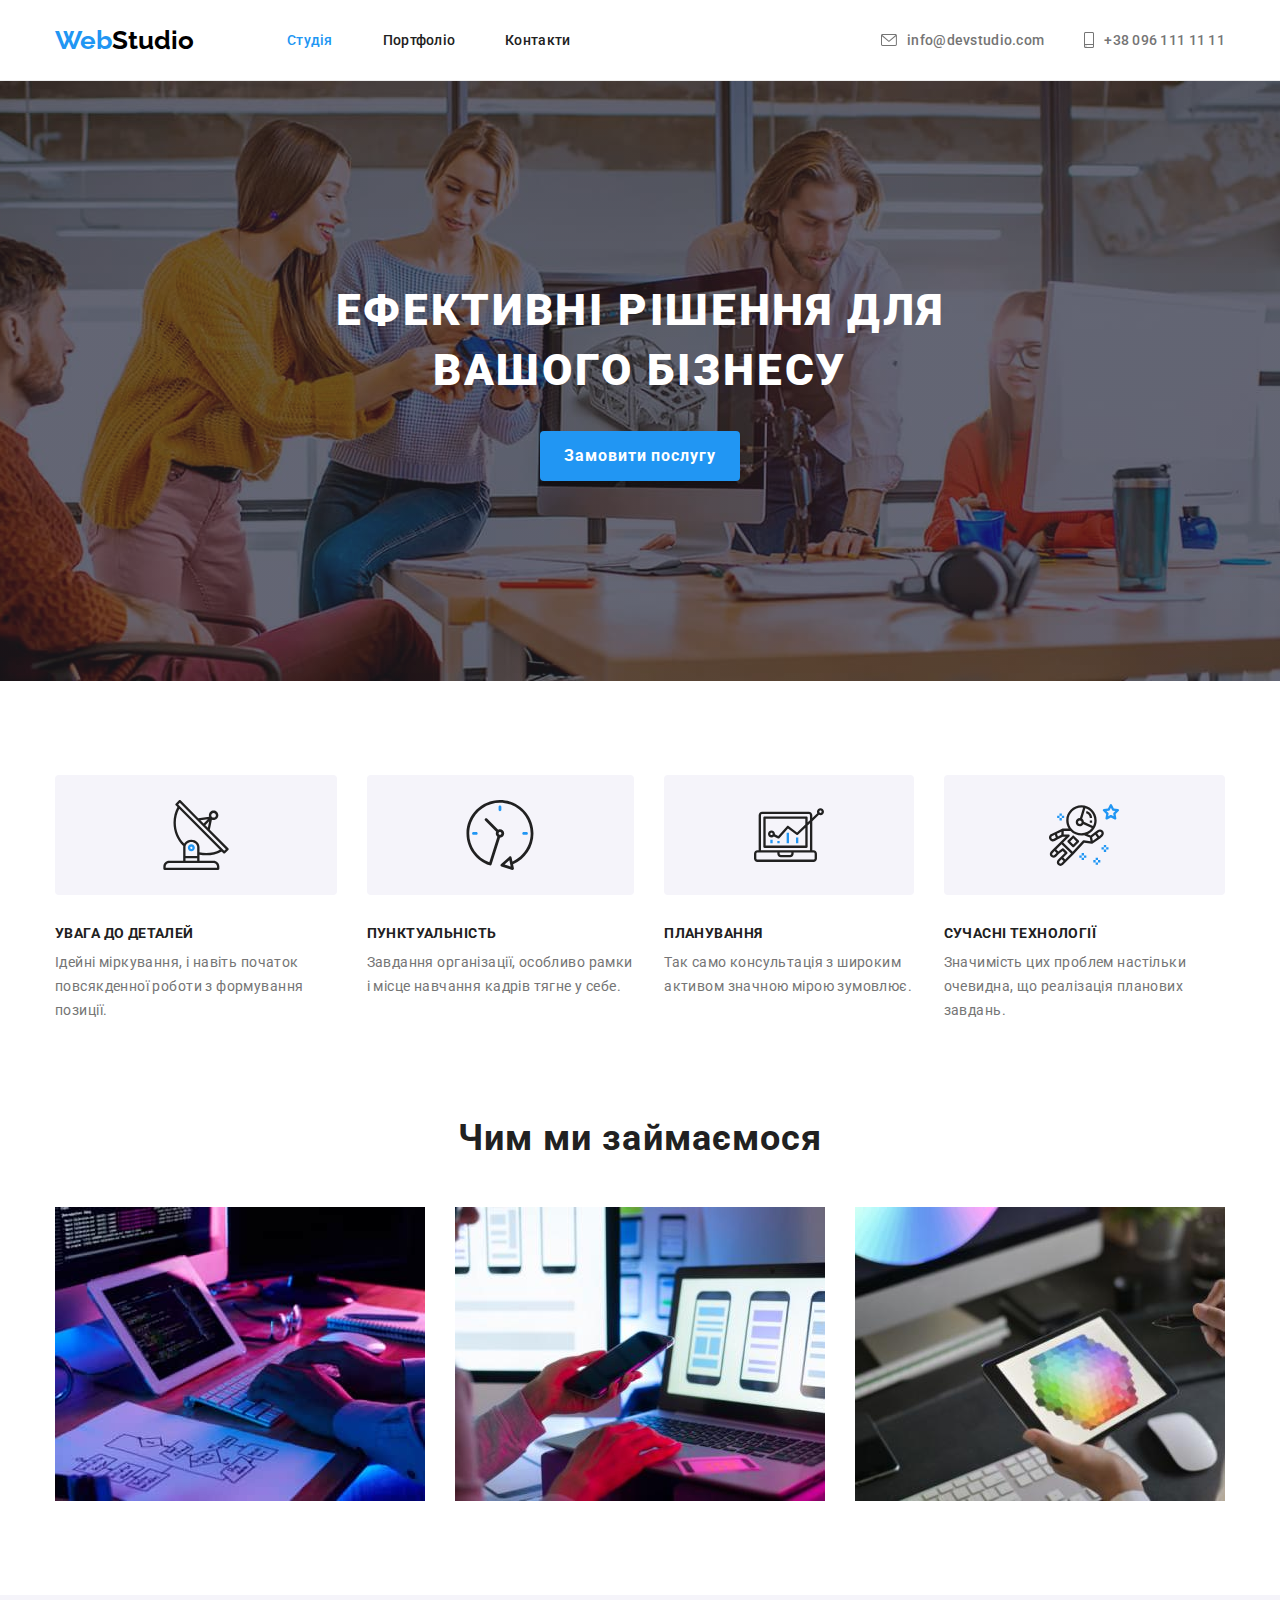
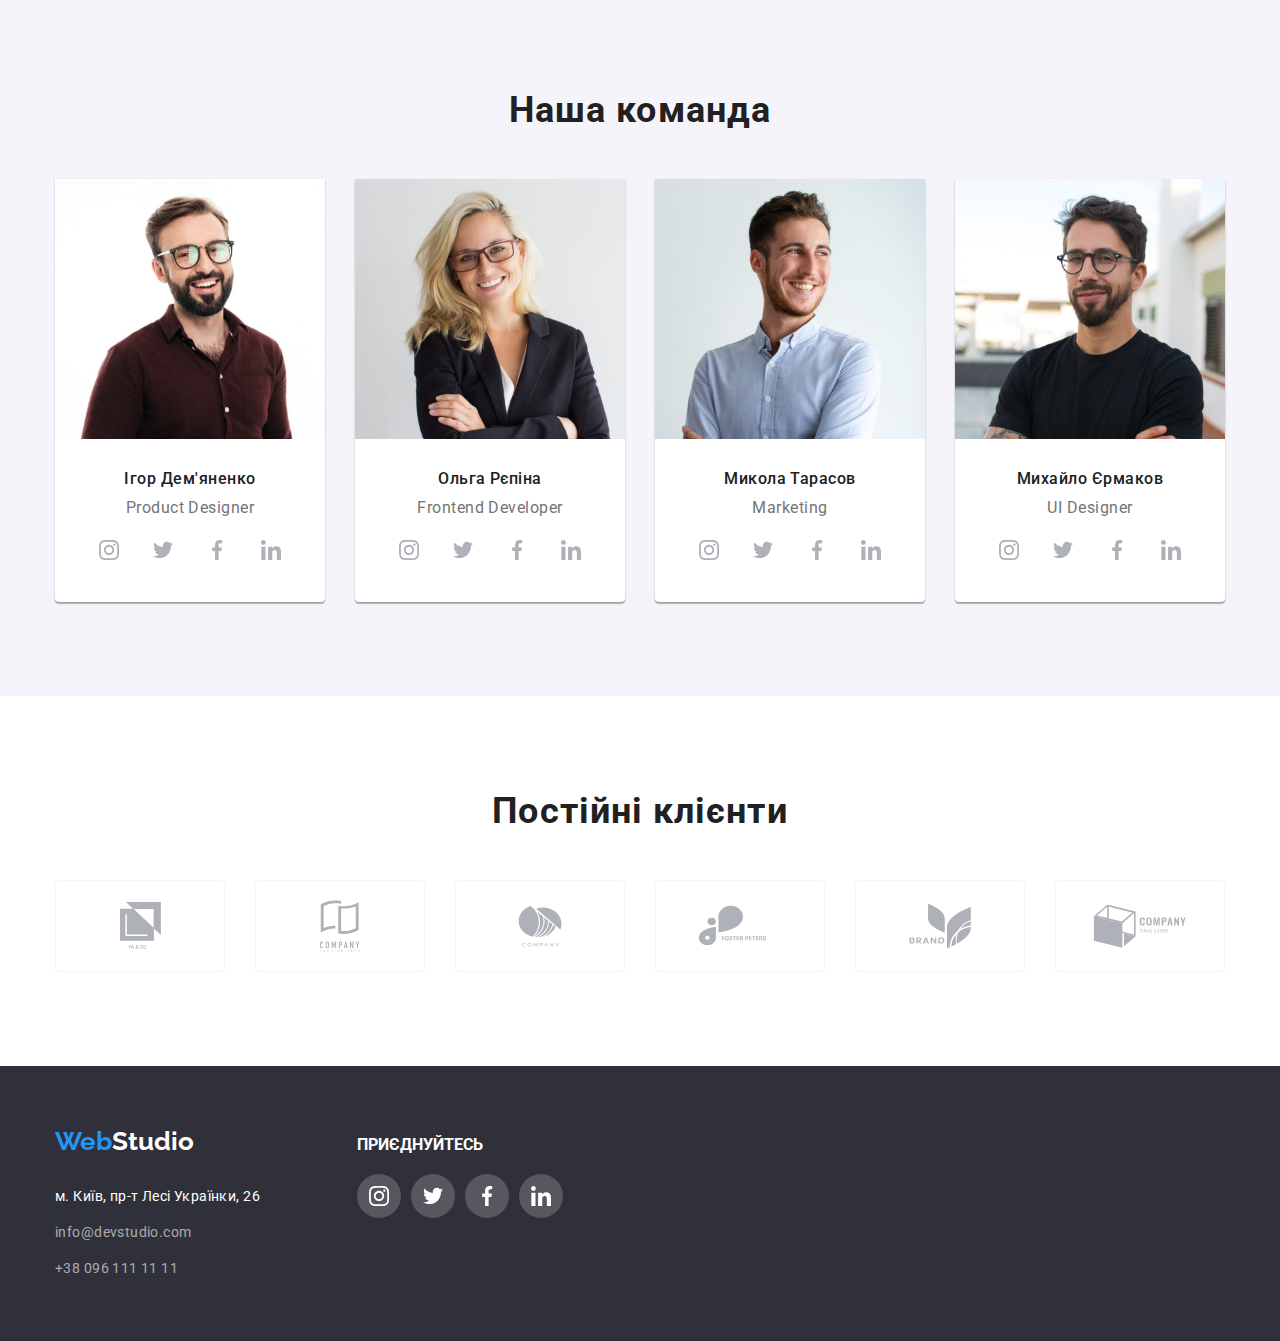
<file: index.html>
<!DOCTYPE html>
<html lang="uk">

<head>
    <meta charset="UTF-8">
    <meta http-equiv="X-UA-Compatible" content="IE=edge">
    <meta name="viewport" content="width=device-width, initial-scale=1.0">
    <link rel="preconnect" href="https://fonts.googleapis.com">
    <link rel="preconnect" href="https://fonts.gstatic.com" crossorigin>
    <link
        href="https://fonts.googleapis.com/css2?family=Montserrat:wght@400;700&family=Raleway:wght@700&family=Roboto:wght@400;500;700;900&display=swap"
        rel="stylesheet">
    <link rel="stylesheet"
        href="https://cdnjs.cloudflare.com/ajax/libs/modern-normalize/1.1.0/modern-normalize.min.css">
    <link rel="stylesheet" href="./styles.css">
    <title>goit-markup-hw-04</title>
</head>

<body>
    <header class="header">
        <div class="container-header">
            <nav class="header-nav">
                <a href="./index.html" class="logo"><span class="logo-web">Web</span>Studio</a>
                <ul class="navigation-links">
                    <li><a class="navigation-link current" href="./index.html">Студія</a></li>
                    <li><a class="navigation-link" href="./potfolio.html">Портфоліо</a></li>
                    <li><a class="navigation-link" href="#">Контакти</a></li>
                </ul>
            </nav>
            <ul class="navigation-contacts">
                <li><a class="navigation-mail" href="mailto:info@devstudio.com">
                        <svg class="icon-envelope" width="16px" height="12px">
                            <use href="./images/icon/icons.svg#icon-envelope"></use>
                        </svg>
                        info@devstudio.com</a></li>
                <li><a class="navigation-tel" href="tel:+380961111111">
                        <svg class="icon-smartphone" width="10px" height="16px">
                            <use href="./images/icon/icons.svg#icon-smartphone"></use>
                        </svg>
                        +38 096 111 11 11</a></li>
            </ul>
        </div>
    </header>
    <main>

        <section class="hero-background section">
            <div class="container">
                <h1 class="hero-text">Ефективні рішення для вашого бізнесу</h1>
                <button type="button" class="hero-button">Замовити послугу</button>
            </div>
        </section>
        <section class="section-benefits">
            <h2 class="visually-hidden">Наші переваги</h2>
            <div class="container">
                <ul class="benefits">
                    <li>
                        <div class="benefits-icon">
                            <svg width="70px" height="70px">
                                <use href="./images/icon/icons.svg#icon-antenna"></use>
                            </svg>
                        </div>
                        <h3 class="benefits-title">УВАГА ДО ДЕТАЛЕЙ</h3>
                        <p class="benefits-text">Ідейні міркування, і навіть початок повсякденної роботи з формування
                            позиції.</p>
                    </li>
                    <li>
                        <div class="benefits-icon">
                            <svg width="70px" height="70px">
                                <use href="./images/icon/icons.svg#icon-clock"></use>
                            </svg>
                        </div>
                        <h3 class="benefits-title">ПУНКТУАЛЬНІСТЬ</h3>
                        <p class="benefits-text">Завдання організації, особливо рамки і місце навчання кадрів тягне у
                            себе.
                        </p>
                    </li>
                    <li class="benefits-plan">
                        <div class="benefits-icon">
                            <svg width="70px" height="70px">
                                <use href="./images/icon/icons.svg#icon-diagram"></use>
                            </svg>
                        </div>
                        <h3 class="benefits-title">ПЛАНУВАННЯ</h3>
                        <p class="benefits-text">Так само консультація з широким активом значною мірою зумовлює.</p>
                    </li>
                    <li>
                        <div class="benefits-icon">
                            <svg width="70px" height="70px">
                                <use href="./images/icon/icons.svg#icon-astronaut"></use>
                            </svg>
                        </div>
                        <h3 class="benefits-title">СУЧАСНІ ТЕХНОЛОГІЇ</h3>
                        <p class="benefits-text">Значимість цих проблем настільки очевидна, що реалізація планових
                            завдань.
                        </p>
                    </li>
                </ul>
            </div>
        </section>
        <section class="section">
            <div class="container">
                <h2 class="section-name">Чим ми займаємося</h2>
                <ul class="what-doing">
                    <li><img src="./images/box_1.jpg" alt="Планшет з клавіатурою" width="370"></li>
                    <li> <img src="./images/box_2.jpg" alt="Смартфон з ноутбуком" width="370"></li>
                    <li> <img src="./images/img.jpg" alt="Палітра на планшеті" width="370"></li>
                </ul>
            </div>
        </section>
        <section class="command section">
            <div class="container">
                <h2 class="section-name">Наша команда</h2>
                <ul class="command-list">
                    <li class="command-card">
                        <img src="./images/igor_demyanenko.jpg" alt="Фото Ігор Дем'яненко" width="270">
                        <div class="card-name">
                            <h3 class="command-title">Ігор Дем'яненко</h3>
                            <p class="command-text">Product Designer</p>
                            <div>
                                <ul class="social-list">
                                    <li class="social-item">
                                        <a href="#" class="social-link">
                                            <svg width="20px" height="20px">
                                                <use href="./images/icon/icons.svg#icon-instagram"></use>
                                            </svg>
                                        </a>
                                    </li>
                                    <li class="social-item">
                                        <a href="#" class="social-link">
                                            <svg width="20px" height="20px">
                                                <use href="./images/icon/icons.svg#icon-twitter"></use>
                                            </svg>
                                        </a>
                                    </li>
                                    <li class="social-item">
                                        <a href="#" class="social-link">
                                            <svg width="20px" height="20px">
                                                <use href="./images/icon/icons.svg#icon-facebook"></use>
                                            </svg>
                                        </a>
                                    </li>
                                    <li class="social-item">
                                        <a href="#" class="social-link">
                                            <svg width="20px" height="20px">
                                                <use href="./images/icon/icons.svg#icon-linkedin"></use>
                                            </svg>
                                        </a>
                                    </li>
                                </ul>
                            </div>
                        </div>
                    </li>
                    <li class="command-card">
                        <img src="./images/olga_repina.jpg" alt="Фото Ольга Рєпіна" width="270">
                        <div class="card-name">
                            <h3 class="command-title">Ольга Рєпіна</h3>
                            <p class="command-text">Frontend Developer</p>
                            <div>
                                <ul class="social-list">
                                    <li class="social-item">
                                        <a href="#" class="social-link">
                                            <svg width="20px" height="20px">
                                                <use href="./images/icon/icons.svg#icon-instagram"></use>
                                            </svg>
                                        </a>
                                    </li>
                                    <li class="social-item">
                                        <a href="#" class="social-link">
                                            <svg width="20px" height="20px">
                                                <use href="./images/icon/icons.svg#icon-twitter"></use>
                                            </svg>
                                        </a>
                                    </li>
                                    <li class="social-item">
                                        <a href="#" class="social-link">
                                            <svg width="20px" height="20px">
                                                <use href="./images/icon/icons.svg#icon-facebook"></use>
                                            </svg>
                                        </a>
                                    </li>
                                    <li class="social-item">
                                        <a href="#" class="social-link">
                                            <svg width="20px" height="20px">
                                                <use href="./images/icon/icons.svg#icon-linkedin"></use>
                                            </svg>
                                        </a>
                                    </li>
                                </ul>
                            </div>
                        </div>
                    </li>
                    <li class="command-card">
                        <img src="./images/mikola_tarasov.jpg" alt="Фото Микола Тарасов" width="270">
                        <div class="card-name">
                            <h3 class="command-title">Микола Тарасов</h3>
                            <p class="command-text">Marketing</p>
                            <div>
                                <ul class="social-list">
                                    <li class="social-item">
                                        <a href="#" class="social-link">
                                            <svg width="20px" height="20px">
                                                <use href="./images/icon/icons.svg#icon-instagram"></use>
                                            </svg>
                                        </a>
                                    </li>
                                    <li class="social-item">
                                        <a href="#" class="social-link">
                                            <svg width="20px" height="20px">
                                                <use href="./images/icon/icons.svg#icon-twitter"></use>
                                            </svg>
                                        </a>
                                    </li>
                                    <li class="social-item">
                                        <a href="#" class="social-link">
                                            <svg width="20px" height="20px">
                                                <use href="./images/icon/icons.svg#icon-facebook"></use>
                                            </svg>
                                        </a>
                                    </li>
                                    <li class="social-item">
                                        <a href="#" class="social-link">
                                            <svg width="20px" height="20px">
                                                <use href="./images/icon/icons.svg#icon-linkedin"></use>
                                            </svg>
                                        </a>
                                    </li>
                                </ul>
                            </div>
                        </div>
                    </li>
                    <li class="command-card">
                        <img src="./images/mihailo_ermakov.jpg" alt="Фото Михайло Єрмаков" width="270">
                        <div class="card-name">
                            <h3 class="command-title">Михайло Єрмаков</h3>
                            <p class="command-text">UI Designer</p>
                            <div>
                                <ul class="social-list">
                                    <li class="social-item">
                                        <a href="#" class="social-link">
                                            <svg width="20px" height="20px">
                                                <use href="./images/icon/icons.svg#icon-instagram"></use>
                                            </svg>
                                        </a>
                                    </li>
                                    <li class="social-item">
                                        <a href="#" class="social-link">
                                            <svg width="20px" height="20px">
                                                <use href="./images/icon/icons.svg#icon-twitter"></use>
                                            </svg>
                                        </a>
                                    </li>
                                    <li class="social-item">
                                        <a href="#" class="social-link">
                                            <svg width="20px" height="20px">
                                                <use href="./images/icon/icons.svg#icon-facebook"></use>
                                            </svg>
                                        </a>
                                    </li>
                                    <li class="social-item">
                                        <a href="#" class="social-link">
                                            <svg width="20px" height="20px">
                                                <use href="./images/icon/icons.svg#icon-linkedin"></use>
                                            </svg>
                                        </a>
                                    </li>
                                </ul>
                            </div>
                        </div>
                    </li>
                </ul>
            </div>
        </section>
        <section class="section">
            <div class="container">
                <h2 class="section-name">Постійні клієнти</h2>
                <ul class="client-list">
                    <li class="client-link"><a href="#" class="client-name">
                            <svg class="client-icon" width="41px" height="47px">
                                <use href="./images/icon/icons.svg#icon-client-1"></use>
                            </svg>
                        </a></li>
                    <li class="client-link"><a href="#" class="client-name">
                            <svg class="client-icon" width="40px" height="52px">
                                <use href="./images/icon/icons.svg#icon-client-2"></use>
                            </svg>
                        </a></li>
                    <li class="client-link"><a href="#" class="client-name">
                            <svg class="client-icon" width="44px" height="42px">
                                <use href="./images/icon/icons.svg#icon-client-3"></use>
                            </svg>
                        </a></li>
                    <li class="client-link"><a href="#" class="client-name">
                            <svg class="client-icon" width="85px" height="41px">
                                <use href="./images/icon/icons.svg#icon-client-4"></use>
                            </svg>
                        </a></li>
                    <li class="client-link"><a href="#" class="client-name">
                            <svg class="client-icon" width="63px" height="46px">
                                <use href="./images/icon/icons.svg#icon-client-5"></use>
                            </svg>
                        </a></li>
                    <li class="client-link"><a href="#" class="client-name">
                            <svg class="client-icon" width="94px" height="44px">
                                <use href="./images/icon/icons.svg#icon-client-6"></use>
                            </svg>
                        </a></li>
                </ul>

            </div>
        </section>



    </main>
    <footer class="footer-background">
        <div class="container futer-content">
            <div>
                <a href="./index.html" class="logo futer"><span class="logo-web">Web</span>Studio</a>
                <address>
                    <ul>
                        <li class="adres"><a href="https://goo.gl/maps/15wSwzAnyZ6zEoBG6"></a>м. Київ, пр-т Лесі
                            Українки,
                            26
                        </li>
                        <li class="footer-link"><a href="mailto:info@devstudio.com"
                                class="navigation-mail-futer">info@devstudio.com</a></li>
                        <li><a href="tel:+380961111111" class="navigation-tel-futer">+38 096 111 11 11</a></li>
                    </ul>
                </address>
            </div>

            <div>
                <h4 class="connecting">приєднуйтесь</h4>
                <div>
                    <ul class="social-list">
                        <li class="social-item-futer">
                            <a href="#" class="social-link-futer">
                                <svg width="20px" height="20px">
                                    <use href="./images/icon/icons.svg#icon-instagram"></use>
                                </svg>
                            </a>
                        </li>
                        <li class="social-item-futer">
                            <a href="#" class="social-link-futer">
                                <svg width="20px" height="20px">
                                    <use href="./images/icon/icons.svg#icon-twitter"></use>
                                </svg>
                            </a>
                        </li>
                        <li class="social-item-futer">
                            <a href="#" class="social-link-futer">
                                <svg width="20px" height="20px">
                                    <use href="./images/icon/icons.svg#icon-facebook"></use>
                                </svg>
                            </a>
                        </li>
                        <li class="social-item-futer">
                            <a href="#" class="social-link-futer">
                                <svg width="20px" height="20px">
                                    <use href="./images/icon/icons.svg#icon-linkedin"></use>
                                </svg>
                            </a>
                        </li>
                    </ul>
                </div>
            </div>
        </div>
    </footer>
</body>

</html>
</file>
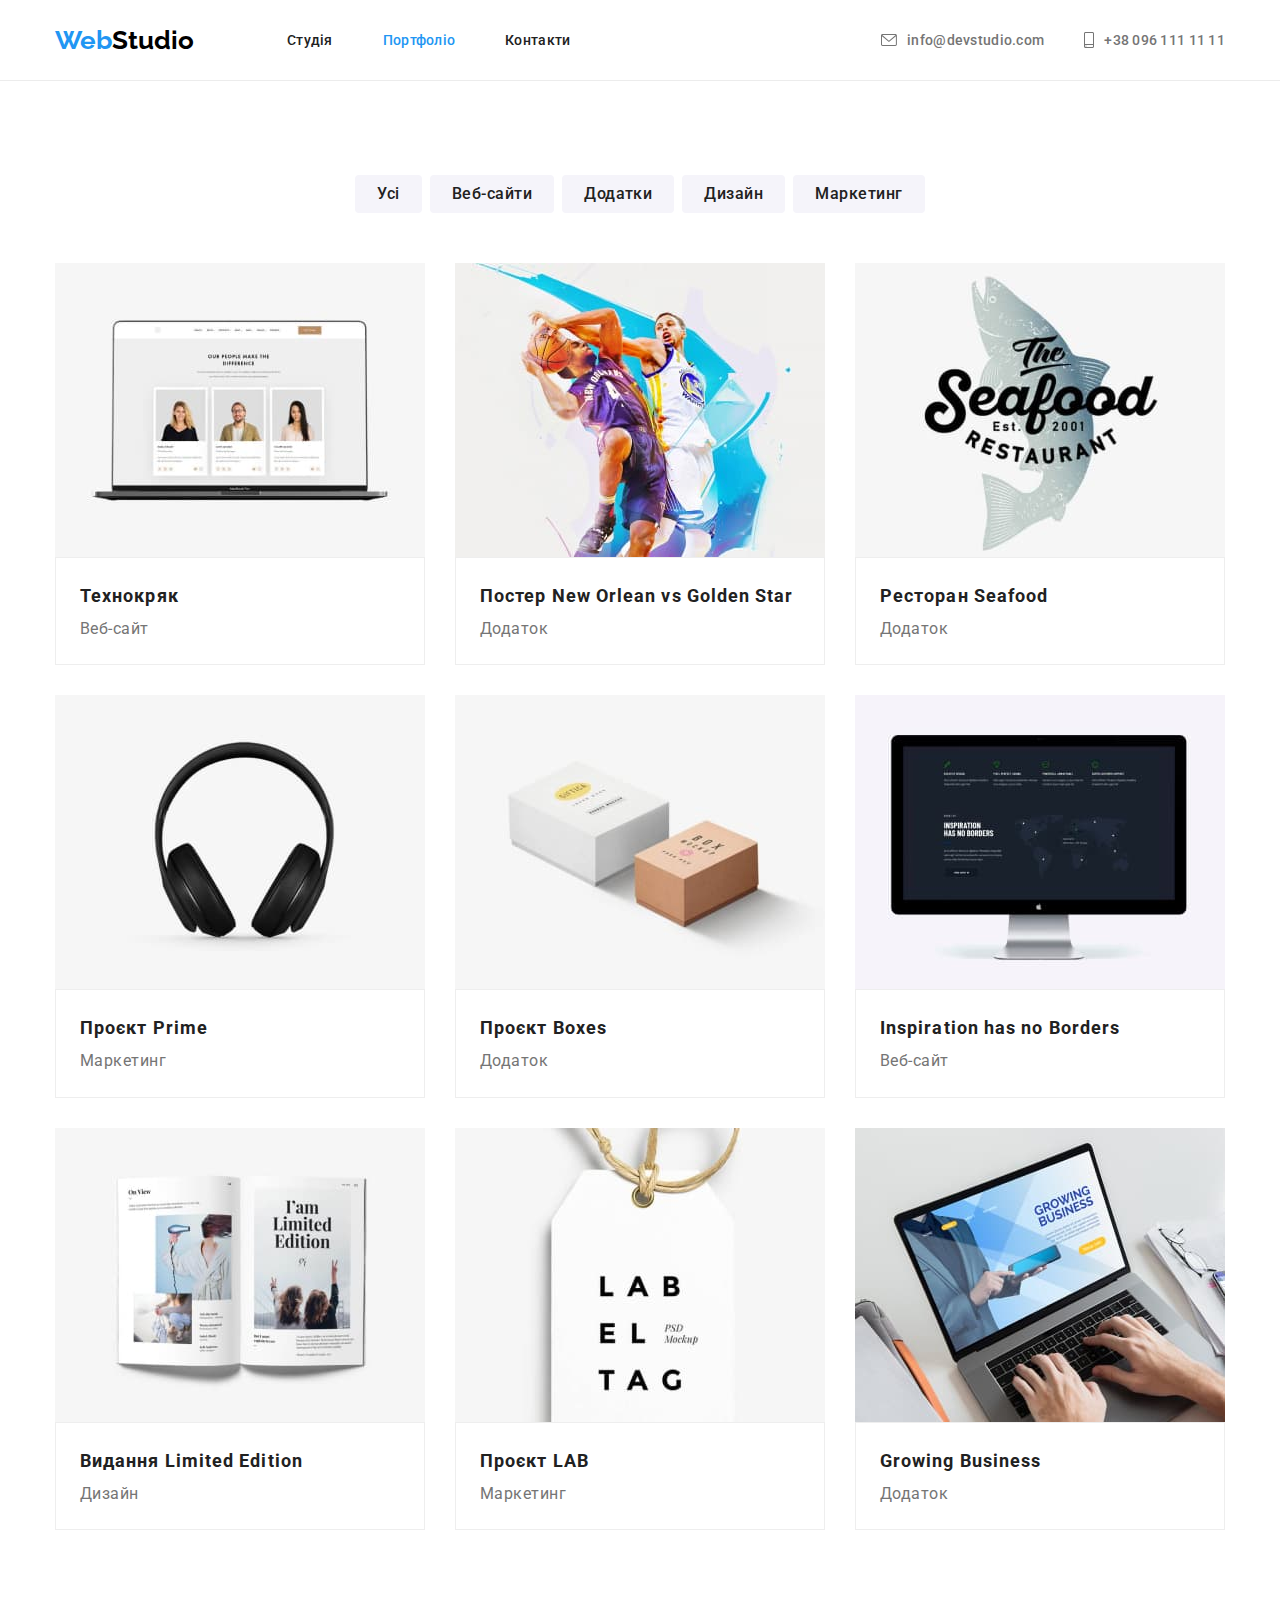
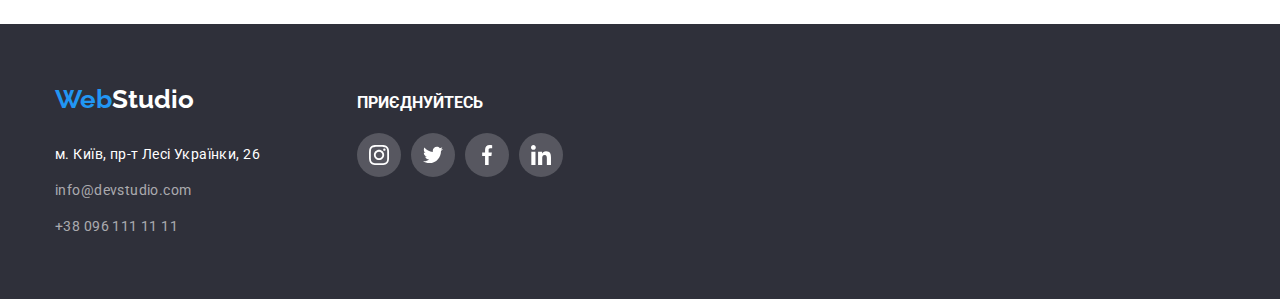
<file: potfolio.html>
<!DOCTYPE html>
<html lang="en">

<head>
    <meta charset="UTF-8" />
    <meta http-equiv="X-UA-Compatible" content="IE=edge" />
    <meta name="viewport" content="width=device-width, initial-scale=1.0" />
    <link rel="preconnect" href="https://fonts.googleapis.com">
    <link rel="preconnect" href="https://fonts.gstatic.com" crossorigin>
    <link
        href="https://fonts.googleapis.com/css2?family=Montserrat:wght@400;700&family=Raleway:wght@700&family=Roboto:wght@400;500;700;900&display=swap"
        rel="stylesheet">
    <link rel="stylesheet"
        href="https://cdnjs.cloudflare.com/ajax/libs/modern-normalize/1.1.0/modern-normalize.min.css">

    <link rel="stylesheet" href="./styles.css">
    <title>goit-markup-hw-04</title>
</head>

<body>
    <header class="header">
        <div class="container-header">
            <nav class="header-nav">
                <a href="./index.html" class="logo"><span class="logo-web">Web</span>Studio</a>
                <ul class="navigation-links">
                    <li><a class="navigation-link" href="./index.html">Студія</a></li>
                    <li><a class="navigation-link current" href="./potfolio.html">Портфоліо</a></li>
                    <li><a class="navigation-link" href="#">Контакти</a></li>
                </ul>
            </nav>
            <ul class="navigation-contacts">
                <li><a class="navigation-mail" href="mailto:info@devstudio.com">
                        <svg class="icon-envelope" width="16px" height="12px">
                            <use href="./images/icon/icons.svg#icon-envelope"></use>
                        </svg>
                        info@devstudio.com</a></li>
                <li><a class="navigation-tel" href="tel:+380961111111">
                        <svg class="icon-smartphone" width="10px" height="16px">
                            <use href="./images/icon/icons.svg#icon-smartphone"></use>
                        </svg>
                        +38 096 111 11 11</a></li>
            </ul>
        </div>
    </header>
    <main>
        <section class="our-project section">
            <div class="container">
                <h2 class="visually-hidden">Приклади робіт</h2>
                <ul class="portfolio-button">
                    <li><button type="button" class="button-color">Усі</button></li>
                    <li><button type="button" class="button-color">Веб-сайти</button></li>
                    <li><button type="button" class="button-color">Додатки</button></li>
                    <li><button type="button" class="button-color">Дизайн</button></li>
                    <li><button type="button" class="button-color">Маркетинг</button></li>
                </ul>
                <ul class="project-gallary">
                    <li>
                        <a class="portfolio-card" href="#">
                            <img src="./images/porfolio/nout-s-foto.jpg" alt="ноутбук с фото" width="370">
                            <div class="gallary-card">
                                <h3 class="our-project-title">Технокряк</h3>
                                <p class="our-project-text">Веб-сайт</p>
                            </div>
                        </a>
                    </li>
                    <li>
                        <a class="portfolio-card" href="#">
                            <img src="./images/porfolio/basketbol.jpg" alt="постер баскетбол" width="370">
                            <div class="gallary-card">
                                <h3 class="our-project-title">Постер New Orlean vs Golden Star</h3>
                                <p class="our-project-text">Додаток</p>
                            </div>
                        </a>
                    </li>
                    <li>
                        <a class="portfolio-card" href="">
                            <img src="./images/porfolio/logo-s-riboi.jpg" alt="логотип рыбного ресторана" width="370">
                            <div class="gallary-card">
                                <h3 class="our-project-title">Ресторан Seafood</h3>
                                <p class="our-project-text">Додаток</p>
                            </div>
                        </a>
                    </li>
                    <li>
                        <a href="" class="portfolio-card">
                            <img src="./images/porfolio/naushniki.jpg" alt="наушники" width="370">
                            <div class="gallary-card">
                                <h3 class="our-project-title">Проєкт Prime</h3>
                                <p class="our-project-text">Маркетинг</p>
                            </div>
                        </a>
                    </li>
                    <li>
                        <a href="" class="portfolio-card">
                            <img src="./images/porfolio/boxes.jpg" alt="коробки" width="370">
                            <div class="gallary-card">
                                <h3 class="our-project-title">Проєкт Boxes</h3>
                                <p class="our-project-text">Додаток</p>
                            </div>
                        </a>
                    </li>
                    <li>
                        <a href="" class="portfolio-card">
                            <img src="./images/porfolio/komp.jpg" alt="моноблок" width="370">
                            <div class="gallary-card">
                                <h3 class="our-project-title">Inspiration has no Borders</h3>
                                <p class="our-project-text">Веб-сайт</p>
                            </div>
                        </a>
                    </li>
                    <li>
                        <a href="" class="portfolio-card">
                            <img src="./images/porfolio/gurnal.jpg" alt="журнал" width="370">
                            <div class="gallary-card">
                                <h3 class="our-project-title">Видання Limited Edition</h3>
                                <p class="our-project-text">Дизайн</p>
                            </div>
                        </a>
                    </li>
                    <li>
                        <a href="" class="portfolio-card">
                            <img src="./images/porfolio/lable.jpg" alt="фото лэйби" width="370">
                            <div class="gallary-card">
                                <h3 class="our-project-title">Проєкт LAB</h3>
                                <p class="our-project-text">Маркетинг</p>
                            </div>
                        </a>
                    </li>
                    <li>
                        <a href="" class="portfolio-card">
                            <img src="./images/porfolio/notebook.jpg" alt="руки на ноутбуке" width="370">
                            <div class="gallary-card">
                                <h3 class="our-project-title">Growing Business</h3>
                                <p class="our-project-text">Додаток</p>
                            </div>
                        </a>
                    </li>
                </ul>
            </div>
        </section>

    </main>
    <footer class="footer-background">
        <div class="container futer-content">
            <div>
                <a href="./index.html" class="logo futer"><span class="logo-web">Web</span>Studio</a>
                <address>
                    <ul>
                        <li class="adres"><a href="https://goo.gl/maps/15wSwzAnyZ6zEoBG6"></a>м. Київ, пр-т Лесі
                            Українки,
                            26
                        </li>
                        <li class="footer-link"><a href="mailto:info@devstudio.com"
                                class="navigation-mail-futer">info@devstudio.com</a></li>
                        <li><a href="tel:+380961111111" class="navigation-tel-futer">+38 096 111 11 11</a></li>
                    </ul>
                </address>
            </div>

            <div>
                <h4 class="connecting">приєднуйтесь</h4>
                <div>
                    <ul class="social-list">
                        <li class="social-item-futer">
                            <a href="#" class="social-link-futer">
                                <svg width="20px" height="20px">
                                    <use href="./images/icon/icons.svg#icon-instagram"></use>
                                </svg>
                            </a>
                        </li>
                        <li class="social-item-futer">
                            <a href="#" class="social-link-futer">
                                <svg width="20px" height="20px">
                                    <use href="./images/icon/icons.svg#icon-twitter"></use>
                                </svg>
                            </a>
                        </li>
                        <li class="social-item-futer">
                            <a href="#" class="social-link-futer">
                                <svg width="20px" height="20px">
                                    <use href="./images/icon/icons.svg#icon-facebook"></use>
                                </svg>
                            </a>
                        </li>
                        <li class="social-item-futer">
                            <a href="#" class="social-link-futer">
                                <svg width="20px" height="20px">
                                    <use href="./images/icon/icons.svg#icon-linkedin"></use>
                                </svg>
                            </a>
                        </li>
                    </ul>
                </div>
            </div>
        </div>
    </footer>
</body>

</html>
</file>
<file: styles.css>
:root {
  --color-blue: #2196f3;
  --color-head: #212121;
  --color-comment: #757575;
  --color-white: #ffffff;
  --color-background-grey: #2f303a;
  --color-easy-gray: #f5f4fa;
  --color-icon: #AFB1B8;
}
body {
  font-family: Roboto, sans-serif;
  color: var(--color-comment);
  background-color: var(--color-white);
  }
a {
  text-decoration: none;
  }
/* Стили для обнуления верхних отступов у элементов */
h1,
h2,
h3,
h4,
h5,
h6,
p {
  margin: 0;
}
/* Класс для обнуления базовых свойств у списков (ul) */
.list {
  list-style: none;
  padding-left: 0;
  margin: 0;
}
/* Класс для обнуления базовых свойств у ссылок */
.link {
  text-decoration: none;
  color: inherit;
}
/* Свойства для корректного отображения картинок */
img {
  display: block;
  max-width: 100%;
  height: auto;
}
/* Свойства для обнуления курсива у address */
address {
  font-style: normal;
}
.container {
  width: 1200px;
  margin: 0 auto;
  padding: 0 15px;
}
.section {
  padding: 94px 0;
}

/* Header*/
.header {
  display: flex;
  justify-content: space-around;
  align-items: center;
  border-bottom: 1px solid #ececec;
}
.container-header {
  display: flex;
  justify-content: space-around;
  align-items: center;
  width: 1200px;
  margin: 0 auto;
  padding: 0 15px;
}
.header-nav {
  display: flex;
  align-items: center;
}
.navigation-links {
  display: flex;
  margin-block-start: 0;
  margin-block-end: 0;
  padding: 31px 0;
}
.navigation-contacts {
  display: flex;
  margin-left: auto;
}

ul {
  list-style-type: none;
  padding-inline-start: 0;
  margin: 0;
}
.logo {
  text-decoration: none;
  font-family: Raleway;
  font-size: 26px;
  line-height: 1.2;
  color: #000000;
  font-weight: 700;
  margin-right: 93px;
}
.logo-web {
  color: var(--color-blue);
}
.navigation-link {
  font-weight: 500;
  font-size: 14px;
  line-height: 1.15;
  letter-spacing: 0.02em;
  color: var(--color-head);
  margin-right: 50px;
}
.navigation-link.current {
  color: var(--color-blue);
}
.navigation-link:active,
.navigation-link:focus {
  color: var(--color-blue);
}
.navigation-mail {
  display: flex;
  align-items: center;
  font-weight: 500;
  line-height: 1.15;
  letter-spacing: 0.02em;
  font-size: 14px;
  color: var(--color-comment);
  font-style: normal;
}
.navigation-mail:hover,
.navigation-mail:focus {
  color: var(--color-blue);
  fill: var(--color-blue);
}
.icon-envelope {
  fill: currentColor;
  margin-right: 10px;
}
.icon-smartphone {
  fill: currentColor;
  margin-right: 10px;
}
.navigation-tel {
  display: flex;
  align-items: center;
  font-weight: 500;
  color: var(--color-comment);
  font-style: normal;
  font-size: 14px;
  line-height: 1.15;
  letter-spacing: 0.02em;
  margin-left: 40px;
}
.navigation-tel:focus {
  color: var(--color-blue);
}
/*body*/
.hero-background {
  background-image: 
     linear-gradient(rgba(47, 48, 58, 0.4),rgba(47, 48, 58, 0.4)),
     url(./images/hero-img.jpg);
  background-repeat: no-repeat;
  background-position: center;
  background-size: cover;
  background-color: var(--color-background-grey);
  height: 600px;
  text-align: center;
  }
.hero-text {
  font-weight: 900;
  font-size: 44px;
  line-height: 1.36;
  text-align: center;
  letter-spacing: 0.06em;
  text-transform: uppercase;
  color: #ffffff;
  width: 800px;
  margin: 106px auto 30px auto;
}
.hero-button {
  font-family: "Roboto";
  font-style: normal;
  font-weight: 700;
  font-size: 16px;
  line-height: 1.9;
  display: flex;
  align-items: center;
  text-align: center;
  letter-spacing: 0.06em;
  color: var(--color-white);
  background-color: var(--color-blue);
  margin: auto;
  padding: 10px 24px;
  box-shadow: 0px 4px 4px rgba(0, 0, 0, 0.15);
  border-radius: 4px;
  border: none;
}
.visually-hidden {
  position: absolute;
  white-space: nowrap;
  width: 1px;
  height: 1px;
  overflow: hidden;
  border: 0;
  padding: 0;
  clip: rect(0 0 0 0);
  clip-path: inset(50%);
  margin: -1px;
}
.benefits {
  display: flex;
}
.benefits > li {
  flex-basis: calc((100%-90px) / 4);
  margin-right: 30px;
}
.benefits > li:last-child {
  margin-right: 0;
}

.benefits-title {
  font-size: 14px;
  line-height: 1.15;
  letter-spacing: 0.03em;
  text-transform: uppercase;
  color: var(--color-head);
  margin-bottom: 10px;
}
.benefits-text {
  font-size: 14px;
  line-height: 1.7;
  letter-spacing: 0.03em;
}
.benefits > li {
  margin-right: 30px;
}
.section-benefits {
  padding: 94px 0 0 0;
}
.benefits-icon {
  display: flex;
  align-items: center;
  justify-content: center;
  height: 120px;
  background-color: var(--color-easy-gray);
  border-radius: 4px; 
  margin-bottom: 30px;
}
.section-name {
  font-size: 36px;
  line-height: 1.2;
  text-align: center;
  letter-spacing: 0.03em;
  color: var(--color-head);
}
.what-doing {
  display: flex;
  gap: 30px;
}
.command {
  background-color: var(--color-easy-gray);
}
.command-title {
  font-weight: 500;
  font-size: 16px;
  line-height: 1.2;
  text-align: center;
  letter-spacing: 0.03em;
  color: var(--color-head);
}
.command-text {
  font-size: 16px;
  line-height: 1.2;
  text-align: center;
  letter-spacing: 0.03em;
}

.command-list {
  display: flex;
  gap: 30px;
}
.command-card {
  background: #ffffff;
  box-shadow: 0px 1px 3px rgba(0, 0, 0, 0.12), 0px 1px 1px rgba(0, 0, 0, 0.14),
    0px 2px 1px rgba(0, 0, 0, 0.2);
  border-radius: 0px 0px 4px 4px;
}
.card-name {
  padding: 30px 0;
}
.card-name > p {
  margin-top: 10px;
  margin-bottom: 10px;
}
.section-name {
  margin-bottom: 47px;
}

/*Portfolio*/

.button-color {
  background-color: var(--color-easy-gray);
  font-family: "Roboto";
  font-style: normal;
  font-weight: 500;
  font-size: 16px;
  line-height: 1.6;
  text-align: center;
  letter-spacing: 0.03em;
  color: var(--color-head);
  padding: 6px 22px;
  border-radius: 4px;
  border-width: 0;
}
.button-color:hover,
.button-color:focus {
  background-color: var(--color-blue);
  letter-spacing: 0.03em;
  color: var(--color-white);
  box-shadow: 0px 3px 1px rgba(0, 0, 0, 0.1), 0px 1px 2px rgba(0, 0, 0, 0.08), 0px 2px 2px rgba(0, 0, 0, 0.12);
}
.portfolio-button {
  display: flex;
  gap: 8px;
  justify-content: center;
  margin-bottom: 50px;
}
.our-project-title {
  font-size: 18px;
  line-height: 2;
  letter-spacing: 0.06em;
  color: var(--color-head);
}
.our-project-text {
  font-size: 16px;
  line-height: 1.9;
  letter-spacing: 0.03em;
  color: var(--color-comment);
}
.project-gallary {
  display: flex;
  flex-wrap: wrap;
  gap: 30px;
}
.gallary-card {
  border: 1px solid #eeeeee;
  padding: 20px 24px;
  }
.portfolio-card {
  display: block;
   }
 .portfolio-card:hover,
 .portfolio-card:focus {
box-shadow: 0px 1px 1px rgba(0, 0, 0, 0.12), 0px 4px 4px rgba(0, 0, 0, 0.06), 1px 4px 6px rgba(0, 0, 0, 0.16);
 }
/* Client */
.client-list {
  display: flex;
  justify-content: center;
  gap: 30px;
  height: 92px;  
}
.client-name {
  display: flex;
  align-items: center;
  justify-content: center;
  width: 100%;
  height: 100%;
  fill: var(--color-icon);
}
.client-name:hover,
.client-name:focus{
  fill: var(--color-blue);
}
.client-link {
  flex-basis:calc((100% - 150px)/4);
  border: 1px solid var(--color-easy-gray);
  border-radius: 4px;
  text-align: center;
  fill: var(--color-comment);
}
.client-link:hover,
.client-link:focus {
  border-color: var(--color-blue);
  fill: var(--color-blue);
}
.client-icon:hover, 
.client-icon:focus {
  fill: var(--color-blue);
}
.social-list {
  display: flex;
  gap: 10px;
  margin: auto;
  justify-content: center;
  align-items: center;
  }
.social-item {
  width: 44px;
  height: 44px;
  border-radius: 50%;
  }
.social-link {
  display: flex;
  justify-content: center;
  align-items: center ;
  width: 100%;
  height: 100%;
  border-radius: 50%;
  fill: var(--color-icon);
  }
.social-item:hover {
  background-color: var(--color-blue);
}
.social-link:hover,
.social-link:focus {
fill: var(--color-white);
background-color: var(--color-blue);
}
/* futer*/
.footer-background {
  background-color: var(--color-background-grey);
  padding: 60px 0;
}
.futer {
    color: var(--color-white);
}
.futer-content {
  display: flex;
  align-items: baseline;
  gap: 70px;
  }
.connecting {
  margin-bottom: 20px;
  text-transform: uppercase;
  color: var(--color-white);
}
.adres {
  font-style: normal;
  font-size: 14px;
  line-height: 1.71;
  letter-spacing: 0.03em;
  color: var(--color-white);
  margin-top: 28px;
}
.navigation-mail-futer,
.navigation-tel-futer {
  font-style: normal;
  font-size: 14px;
  line-height: 1.7;
  letter-spacing: 0.03em;
  color: rgba(255, 255, 255, 0.6);
}
.navigation-mail-futer:hover {
  color: var(--color-blue);
}
.footer-link {
  margin: 12px 0;
}
.social-item-futer {
  width: 44px;
  height: 44px;
  border-radius: 50%;
  background-color: rgba(255, 255, 255, 0.1);
  fill: var(--color-white);
}
.social-link-futer:hover,
.social-link-futer:focus {
  background-color: var(--color-blue);
}
.social-link-futer {
  display: flex;
  justify-content: center;
  align-items: center ;
  width: 100%;
  height: 100%;
  border-radius: 50%;
  background-color: rgba(255, 255, 255, 0.1);
  fill: var(--color-white);
  }
</file>
